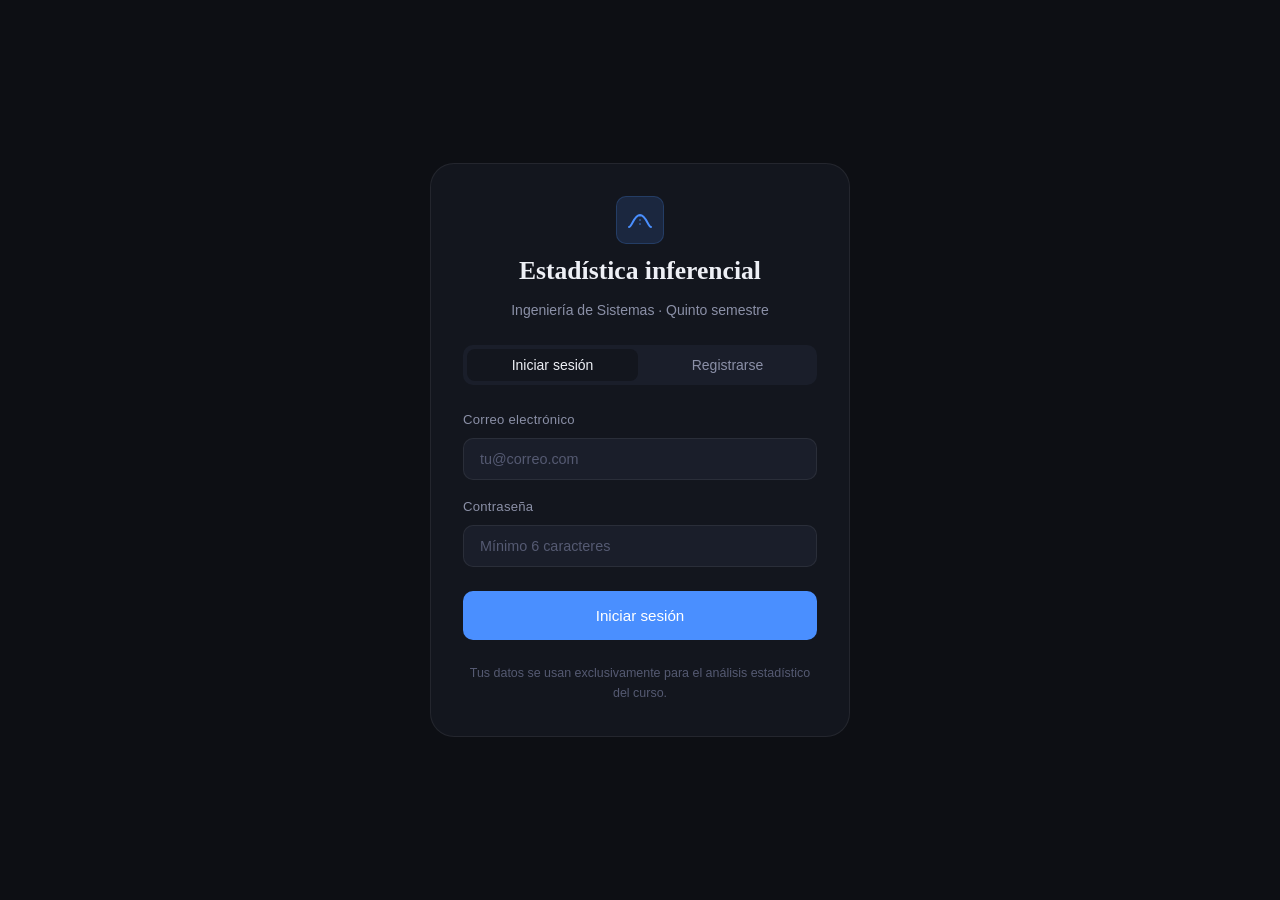
<file: index.html>
<!DOCTYPE html>
<html lang="es">

<head>
  <meta charset="UTF-8" />
  <meta name="viewport" content="width=device-width, initial-scale=1.0" />
  <title>Iniciar sesión — Estadística Inferencial</title>
  <link rel="stylesheet" href="css/global.css" />
  <link rel="stylesheet" href="css/index.css" />
</head>

<body>

  <!-- ── Card principal ──────────────────────────────────────── -->
  <div class="login-card">

    <!-- Cabecera: ícono + título -->
    <div class="login-card__header">
      <div class="login-card__icono">
        <!-- Ícono: distribución normal / campana -->
        <svg width="26" height="26" viewBox="0 0 26 26" fill="none" aria-hidden="true">
          <path d="M2 20 C5 20, 7 8, 13 8 C19 8, 21 20, 24 20" stroke="currentColor" stroke-width="2"
            stroke-linecap="round" />
          <line x1="13" y1="8" x2="13" y2="20" stroke="currentColor" stroke-width="1.5" stroke-dasharray="2 2"
            opacity="0.5" />
        </svg>
      </div>
      <h1 class="login-card__titulo">Estadística inferencial</h1>
      <p class="login-card__subtitulo">Ingeniería de Sistemas · Quinto semestre</p>
    </div>

    <!-- Toggle: cambia entre login y registro -->
    <div class="login-toggle">
      <button class="login-toggle__btn activo" id="btn-modo-login" onclick="cambiarModo('login')">
        Iniciar sesión
      </button>
      <button class="login-toggle__btn" id="btn-modo-registro" onclick="cambiarModo('registro')">
        Registrarse
      </button>
    </div>

    <!-- Campos del formulario -->
    <div class="login-campos">

      <!-- Campo nombre: solo visible en modo registro -->
      <div class="campo-grupo" id="campo-nombre" style="display:none;">
        <label for="input-nombre">Nombre completo</label>
        <input type="text" id="input-nombre" placeholder="Ej: Juan Pérez" autocomplete="name" />
      </div>

      <div class="campo-grupo" id="campo-grupo" style="display:none;">
        <label for="input-grupo">Grupo (opcional)</label>
        <input type="text" id="input-grupo" placeholder="Ej: Grupo 1" autocomplete="off" />
      </div>

      <!-- Email: siempre visible -->
      <div class="campo-grupo">
        <label for="input-email">Correo electrónico</label>
        <input type="email" id="input-email" placeholder="tu@correo.com" autocomplete="email" />
      </div>

      <!-- Contraseña: siempre visible -->
      <div class="campo-grupo">
        <label for="input-password">Contraseña</label>
        <input type="password" id="input-password" placeholder="Mínimo 6 caracteres" autocomplete="current-password" />
      </div>

    </div>

    <!-- Mensaje de error (auth.js lo muestra si algo falla) -->
    <div class="login-error" id="login-error"></div>

    <!-- Mensaje de éxito (auth.js lo muestra al registrarse) -->
    <div class="login-exito" id="login-exito"></div>

    <!-- Botón principal: su texto cambia según el modo -->
    <button class="btn btn--primary" id="btn-submit" onclick="submitFormulario()">
      Iniciar sesión
    </button>

    <!-- Footer informativo -->
    <p class="login-card__footer">
      Tus datos se usan exclusivamente para el análisis estadístico del curso.
    </p>

  </div>

  <!-- auth.js maneja toda la lógica de este formulario -->
  <script src="js/auth.js"></script>

</body>

</html>
</file>
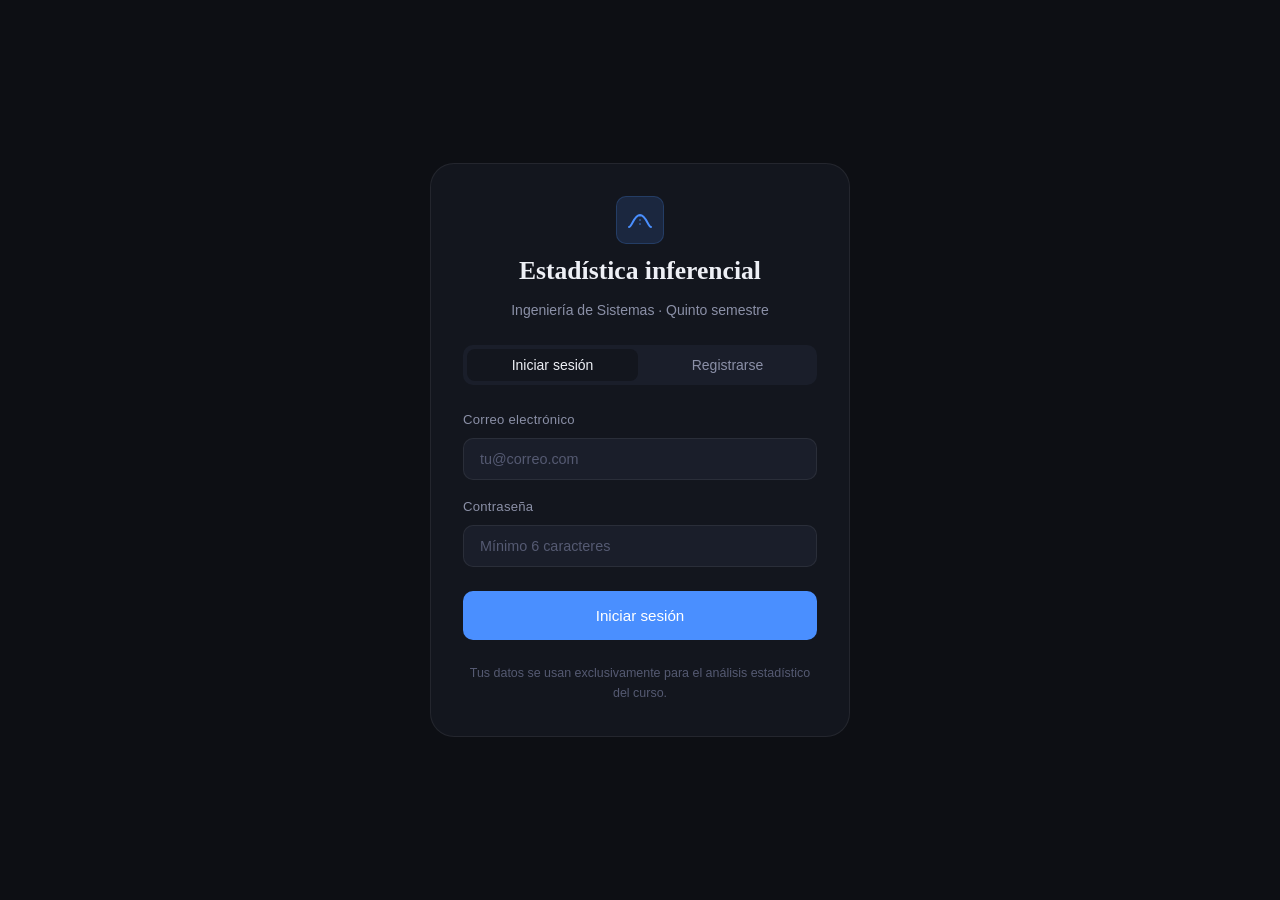
<file: html/analisis.html>
<!DOCTYPE html>
<html lang="es">
<head>
  <meta charset="UTF-8" />
  <meta name="viewport" content="width=device-width, initial-scale=1.0" />
  <title>Panel del Profesor — Estadística Inferencial</title>
  <link rel="stylesheet" href="../css/global.css" />
  <link rel="stylesheet" href="../css/componentes.css" />
  <link rel="stylesheet" href="../css/analisis.css" />
</head>
<body>

  <!-- ── Navbar ──────────────────────────────────────────────── -->
  <nav class="navbar">
    <span class="navbar__title">Panel del Profesor</span>
    <button onclick="cerrarSesion()" class="btn btn--ghost"
            style="margin-left:auto; font-size:0.85rem; padding:6px 14px;">
      Cerrar sesión
    </button>
  </nav>

  <main class="analisis-wrap">

    <!-- ── Métricas globales del curso ─────────────────────── -->
    <div class="globales" id="globales">
      <div class="metrica">
        <div class="metrica__label">Total ejercicios</div>
        <div class="metrica__valor" id="g-total">—</div>
      </div>
      <div class="metrica">
        <div class="metrica__label">Estudiantes activos</div>
        <div class="metrica__valor" id="g-estudiantes">—</div>
      </div>
      <div class="metrica">
        <div class="metrica__label">Precisión global</div>
        <div class="metrica__valor" id="g-precision">—</div>
      </div>
      <div class="metrica">
        <div class="metrica__label">Ejercicios hoy</div>
        <div class="metrica__valor" id="g-hoy">—</div>
      </div>
    </div>

    <!-- ── Selector de tipo de análisis ────────────────────── -->
    <div class="tipo-analisis">
      <button class="tipo-btn activo" id="btn-tipo-1" onclick="cambiarTipo(1)">
        <div class="tipo-btn__titulo">Análisis de un grupo</div>
        <div class="tipo-btn__desc">Prueba si un grupo aprende mejor que el azar</div>
      </button>
      <button class="tipo-btn" id="btn-tipo-2" onclick="cambiarTipo(2)">
        <div class="tipo-btn__titulo">Comparativa entre grupos</div>
        <div class="tipo-btn__desc">¿Hay diferencia significativa entre dos grupos?</div>
      </button>
    </div>

    <!-- ── Panel de configuración ──────────────────────────── -->
    <div class="config-panel">

      <!-- Selector grupo A (siempre visible) -->
      <div class="config-grupo">
        <label id="label-grupoA">Grupo</label>
        <select id="sel-grupoA">
          <option value="todos">Todos los grupos</option>
          <option value="grupo1">Grupo 1</option>
          <option value="grupo2">Grupo 2</option>
          <option value="grupo3">Grupo 3</option>
          <option value="grupo4">Grupo 4</option>
        </select>
      </div>

      <!-- Selector grupo B (solo visible en comparativa) -->
      <div class="config-grupo" id="config-grupoB" style="display:none;">
        <label>Grupo B</label>
        <select id="sel-grupoB">
          <option value="grupo1">Grupo 1</option>
          <option value="grupo2">Grupo 2</option>
          <option value="grupo3">Grupo 3</option>
          <option value="grupo4">Grupo 4</option>
        </select>
      </div>

      <!-- Filtro por tema -->
      <div class="config-grupo">
        <label>Tema</label>
        <select id="sel-tema">
          <option value="todos">Todos los temas</option>
          <option value="prueba_z">Prueba Z</option>
          <option value="intervalo_confianza">Intervalo de confianza</option>
        </select>
      </div>

      <button class="btn btn--primary" onclick="ejecutarAnalisis()">
        Analizar
      </button>

    </div>

    <!-- ── Resultado del análisis ──────────────────────────── -->
    <div class="resultado-panel">
      <p class="resultado-titulo" id="resultado-titulo">Configura los parámetros y haz clic en Analizar</p>
      <div id="resultado-contenido">
        <p class="analisis-aviso">El análisis aparecerá aquí.</p>
      </div>
    </div>

  </main>

  <script src="../js/auth.js"></script>
  <script src="../js/db.js"></script>
  <script src="../js/estadistica.js"></script>
  <script src="../js/curva.js"></script>
  <script src="../js/analisis.js"></script>

</body>
</html>
</file>
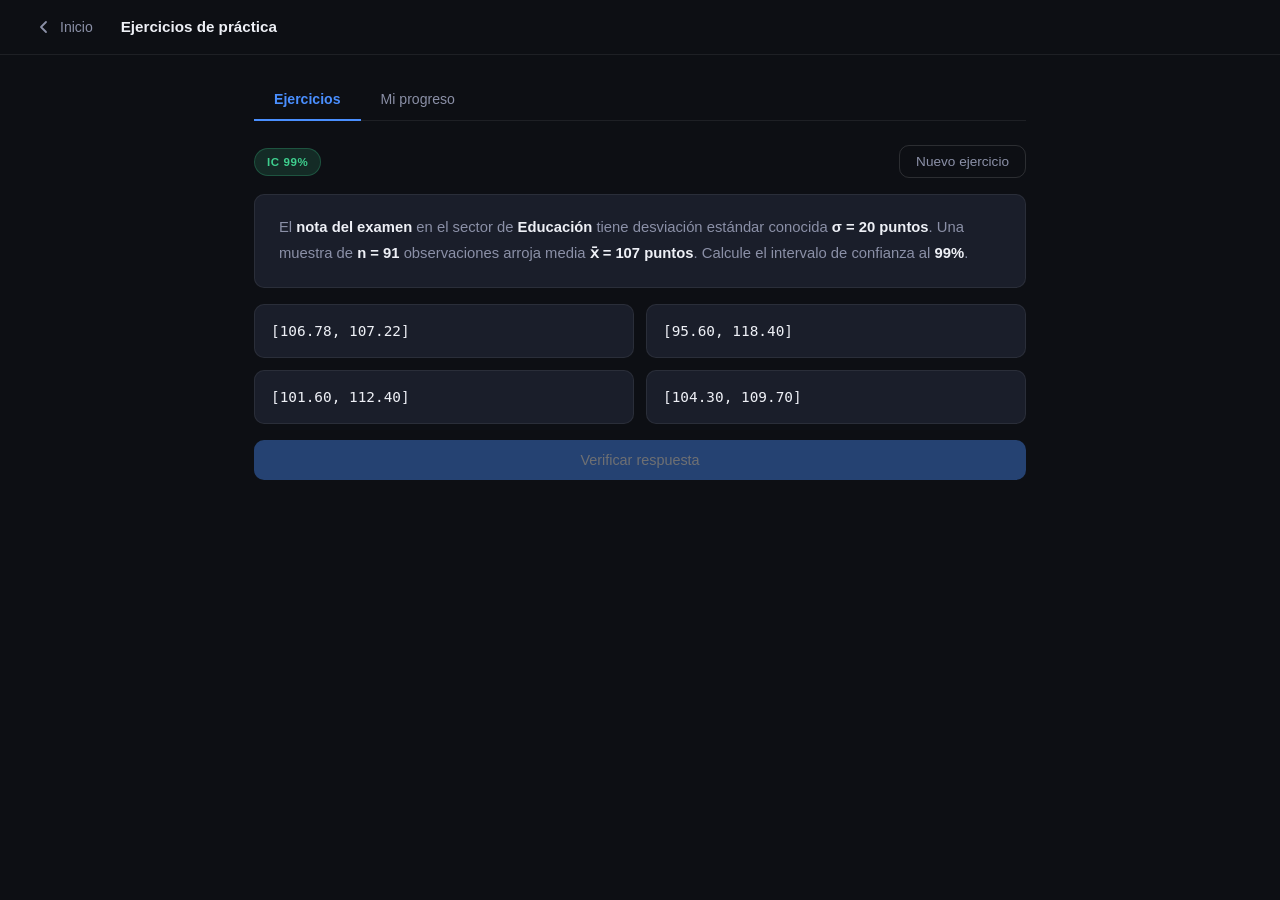
<file: html/ejercicios.html>
<!DOCTYPE html>
<html lang="es">
<head>
  <meta charset="UTF-8" />
  <meta name="viewport" content="width=device-width, initial-scale=1.0" />
  <title>Ejercicios — Estadística Inferencial</title>
  <link rel="stylesheet" href="../css/global.css" />
  <link rel="stylesheet" href="../css/componentes.css" />
  <link rel="stylesheet" href="../css/ejercicios.css" />
</head>
<body>
  <script>protegerPagina();</script>
  <!-- ── Navbar ──────────────────────────────────────────────── -->
  <nav class="navbar">
    <a href="inicio.html" class="navbar__back">
      <svg width="16" height="16" viewBox="0 0 16 16" fill="none" aria-hidden="true">
        <path d="M10 3L5 8l5 5" stroke="currentColor" stroke-width="1.8"
              stroke-linecap="round" stroke-linejoin="round"/>
      </svg>
      Inicio
    </a>
    <span class="navbar__title">Ejercicios de práctica</span>
  </nav>

  <!-- ── Contenido principal ─────────────────────────────────── -->
  <main class="ejercicios-wrap">

    <!-- ── Pestañas ────────────────────────────────────────────── -->
    <div class="tabs">
      <button class="tab activo" data-tab="ejercicios">Ejercicios</button>
      <button class="tab" data-tab="progreso">Mi progreso</button>
    </div>

    <!-- ══ PESTAÑA 1: Ejercicios ══════════════════════════════════ -->
    <div class="tab-panel activo" id="panel-ejercicios">

      <!-- Cabecera: badge del tipo + botón nuevo ejercicio -->
      <div class="ejercicio-header">
        <span class="badge badge--z" id="badge-tipo">Prueba Z</span>
        <button class="btn btn--ghost" id="btn-nuevo" style="font-size:0.85rem; padding:8px 16px;">
          Nuevo ejercicio
        </button>
      </div>

      <!-- Enunciado del problema -->
      <div class="enunciado" id="enunciado">
        Cargando ejercicio...
      </div>

      <!-- 4 opciones de respuesta en grilla 2x2 -->
      <div class="opciones" id="opciones" style="margin-top: 16px;">
        <button class="opcion" id="op-0"></button>
        <button class="opcion" id="op-1"></button>
        <button class="opcion" id="op-2"></button>
        <button class="opcion" id="op-3"></button>
      </div>

      <!-- Botones: verificar y nuevo -->
      <div class="ejercicio-acciones">
        <button class="btn btn--primary" id="btn-verificar" disabled>
          Verificar respuesta
        </button>
      </div>

      <!-- Feedback: correcto o incorrecto -->
      <div class="feedback" id="feedback"></div>

      <!-- Curva del ejercicio (aparece después de verificar) -->
      <div class="canvas-wrapper" id="curva-wrap" style="margin-top:20px; display:none;">
        <canvas id="curva-ejercicio"></canvas>
      </div>

      <!-- Pasos del procedimiento (aparecen después de verificar) -->
      <div class="pasos-wrap" id="pasos-wrap" style="display:none;">
        <p class="bloque__titulo" style="margin-bottom:12px;">Procedimiento paso a paso</p>
        <div class="pasos visible" id="pasos"></div>
      </div>

    </div>

    <!-- ══ PESTAÑA 2: Mi progreso ═════════════════════════════════ -->
    <div class="tab-panel" id="panel-progreso">

      <!-- Métricas globales: respondidos, correctos, precisión -->
      <div class="metricas progreso-metricas">
        <div class="metrica">
          <div class="metrica__label">Respondidos</div>
          <div class="metrica__valor" id="prog-total">0</div>
        </div>
        <div class="metrica">
          <div class="metrica__label">Correctos</div>
          <div class="metrica__valor" id="prog-correctos">0</div>
        </div>
        <div class="metrica">
          <div class="metrica__label">Precisión global</div>
          <div class="metrica__valor" id="prog-precision">—</div>
        </div>
        <div class="metrica">
          <div class="metrica__label">Último tema</div>
          <div class="metrica__valor" id="prog-tema">—</div>
        </div>
      </div>

      <!-- Barra de precisión visual -->
      <div style="margin-bottom: 24px;">
        <div style="display:flex; justify-content:space-between; margin-bottom:6px;">
          <span class="text-sm text-muted">Precisión global</span>
          <span class="text-sm font-mono" id="prog-precision-pct">0%</span>
        </div>
        <div class="barra-progreso">
          <div class="barra-progreso__fill" id="barra-fill" style="width:0%"></div>
        </div>
      </div>

      <!-- ── Análisis 1: Descriptivo ─────────────────────────── -->
      <div class="analisis-card">
        <p class="analisis-card__titulo">Análisis 1 — Descriptivo</p>
        <p class="analisis-card__pregunta">¿Cómo es tu rendimiento por tema?</p>
        <div id="analisis-1">
          <p class="analisis-aviso">Responde al menos 1 ejercicio para ver este análisis.</p>
        </div>
      </div>

      <!-- ── Análisis 2: Prueba de hipótesis del aprendizaje ─── -->
      <div class="analisis-card">
        <p class="analisis-card__titulo">Análisis 2 — Prueba de hipótesis</p>
        <p class="analisis-card__pregunta">¿Respondes mejor que el azar?</p>
        <p class="text-sm text-muted" style="margin-bottom:16px;">
          H₀: p = 0.50 (azar) · H₁: p > 0.50 (aprendizaje real) · α = 0.05
        </p>
        <div id="analisis-2">
          <p class="analisis-aviso">Responde al menos 10 ejercicios para que el análisis sea válido.</p>
        </div>
      </div>

      <!-- ── Análisis 3: Intervalo de confianza ─────────────── -->
      <div class="analisis-card">
        <p class="analisis-card__titulo">Análisis 3 — Intervalo de confianza</p>
        <p class="analisis-card__pregunta">¿Entre qué valores está tu verdadera precisión?</p>
        <div id="analisis-3">
          <p class="analisis-aviso">Responde al menos 10 ejercicios para ver este análisis.</p>
        </div>
      </div>

      <!-- ── Análisis 4: Comparación por tipo ───────────────── -->
      <div class="analisis-card">
        <p class="analisis-card__titulo">Análisis 4 — Comparación por tipo</p>
        <p class="analisis-card__pregunta">¿Hay diferencia entre tu rendimiento en Prueba Z vs Intervalos de confianza?</p>
        <div id="analisis-4">
          <p class="analisis-aviso">Responde al menos 8 ejercicios de cada tipo para activar este análisis.</p>
        </div>
      </div>

      <!-- ── Historial de ejercicios ─────────────────────────── -->
      <div class="analisis-card">
        <div style="display:flex; justify-content:space-between; align-items:center; margin-bottom:16px;">
          <p class="analisis-card__titulo" style="margin-bottom:0;">Historial reciente</p>
          <button id="btn-limpiar" class="btn btn--ghost" style="font-size:0.8rem; padding:6px 12px;">
            Limpiar
          </button>
        </div>
        <div class="historial" id="historial-lista">
          <p class="analisis-aviso">Sin ejercicios respondidos aún.</p>
        </div>
      </div>

    </div>
    <!-- fin panel-progreso -->

  </main>

  <!-- Scripts en orden: estadistica → curva → ejercicios -->
<script src="../js/estadistica.js"></script>
<script src="../js/curva.js"></script>
<script src="../js/auth.js"></script>
<script src="../js/db.js"></script>
<script src="../js/ejercicios.js"></script>


</body>
</html>
</file>
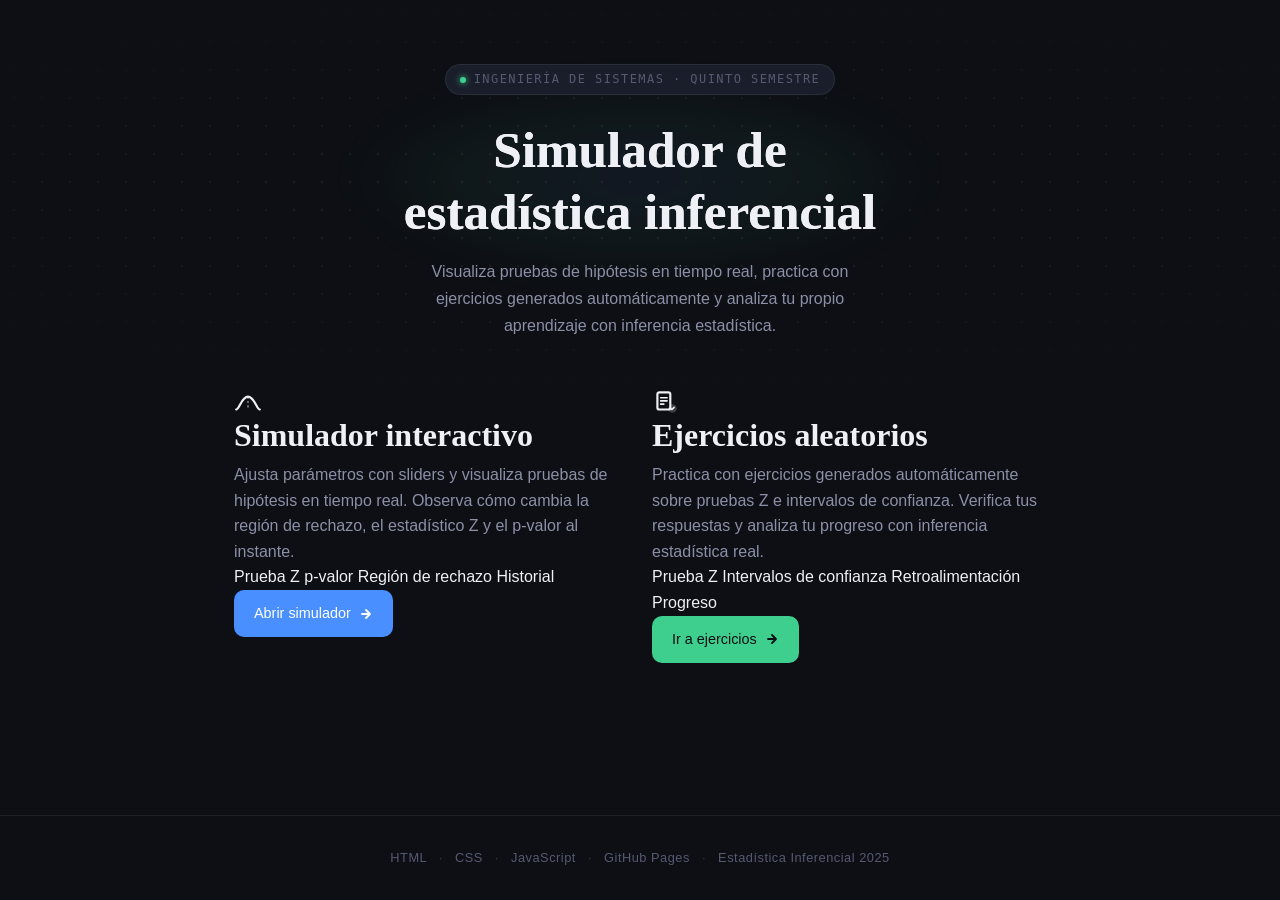
<file: html/inicio.html>
<!DOCTYPE html>
<html lang="es">
<head>
  <meta charset="UTF-8" />
  <meta name="viewport" content="width=device-width, initial-scale=1.0" />   <!--Para que se adapte a la escala de un telefono -->

  <title>Simulador de Estadística Inferencial</title>
  <meta name="description" content="Simulador interactivo de pruebas de hipótesis y
   generador de ejercicios. Proyecto de estadística inferencial — Ingeniería de Sistemas." /> <!--para navegadores -->
  <link rel="stylesheet" href="../css/global.css" />
    <link rel="stylesheet" href="../css/inicio.css" />

</head>
<body>
  <script>protegerPagina();</script>
  <!-- ── Hero ──────────────────────────────────────────────── -->
  <section class="hero">
    <div class="hero__etiqueta">
      Ingeniería de Sistemas · Quinto semestre
    </div>

    <h1 class="hero__titulo">
      Simulador de<br>estadística inferencial
    </h1>

    <p class="hero__subtitulo">
      Visualiza pruebas de hipótesis en tiempo real,
      practica con ejercicios generados automáticamente
      y analiza tu propio aprendizaje con inferencia estadística.
    </p>
  </section>

  <!-- ── Cards ─────────────────────────────────────────────── -->
  <main class="cards-grid">

    <!-- Card 1: Simulador -->
    <article class="card card--azul">
      <div class="card__deco"></div>

      <div class="card__icon">
        <!-- Ícono: distribución normal / campana -->
        <svg viewBox="0 0 26 26" fill="none" xmlns="http://www.w3.org/2000/svg" aria-hidden="true">
          <path
            d="M2 20 C5 20, 7 8, 13 8 C19 8, 21 20, 24 20"
            stroke="currentColor" stroke-width="2"
            stroke-linecap="round" fill="none"
          />
          <line x1="13" y1="8" x2="13" y2="20" stroke="currentColor" stroke-width="1.5" stroke-dasharray="2 2" opacity="0.5"/>
        </svg>
      </div>

      <div class="card__meta">
        <h2 class="card__title">Simulador interactivo</h2>
        <p class="card__desc">
          Ajusta parámetros con sliders y visualiza pruebas de hipótesis
          en tiempo real. Observa cómo cambia la región de rechazo,
          el estadístico Z y el p-valor al instante.
        </p>
      </div>

      <div class="card__tags">
        <span class="tag">Prueba Z</span>
        <span class="tag">p-valor</span>
        <span class="tag">Región de rechazo</span>
        <span class="tag">Historial</span>
      </div>

      <div class="card__btn">
        <a href="../html/simulador.html" class="btn btn--primary">
          Abrir simulador
          <svg width="14" height="14" viewBox="0 0 14 14" fill="none" aria-hidden="true">
            <path d="M3 7h8M7 3l4 4-4 4" stroke="currentColor" stroke-width="1.8" stroke-linecap="round" stroke-linejoin="round"/>
          </svg>
        </a>
      </div>
    </article>

    <!-- Card 2: Ejercicios -->
    <article class="card card--verde">
      <div class="card__deco"></div>

      <div class="card__icon">
        <!-- Ícono: lápiz / ejercicio -->
        <svg viewBox="0 0 26 26" fill="none" xmlns="http://www.w3.org/2000/svg" aria-hidden="true">
          <rect x="5" y="4" width="12" height="16" rx="2"
            stroke="currentColor" stroke-width="2" fill="none"/>
          <line x1="8" y1="9"  x2="14" y2="9"  stroke="currentColor" stroke-width="1.5" stroke-linecap="round"/>
          <line x1="8" y1="12" x2="14" y2="12" stroke="currentColor" stroke-width="1.5" stroke-linecap="round"/>
          <line x1="8" y1="15" x2="11" y2="15" stroke="currentColor" stroke-width="1.5" stroke-linecap="round"/>
          <circle cx="19" cy="19" r="4" fill="currentColor" opacity="0.2"/>
          <path d="M17.5 19l1 1 2-2" stroke="currentColor" stroke-width="1.5" stroke-linecap="round" stroke-linejoin="round"/>
        </svg>
      </div>

      <div class="card__meta">
        <h2 class="card__title">Ejercicios aleatorios</h2>
        <p class="card__desc">
          Practica con ejercicios generados automáticamente sobre
          pruebas Z e intervalos de confianza. Verifica tus respuestas
          y analiza tu progreso con inferencia estadística real.
        </p>
      </div>

      <div class="card__tags">
        <span class="tag">Prueba Z</span>
        <span class="tag">Intervalos de confianza</span>
        <span class="tag">Retroalimentación</span>
        <span class="tag">Progreso</span>
      </div>

      <div class="card__btn">
        <a href="../html/ejercicios.html" class="btn btn--success">
          Ir a ejercicios
          <svg width="14" height="14" viewBox="0 0 14 14" fill="none" aria-hidden="true">
            <path d="M3 7h8M7 3l4 4-4 4" stroke="currentColor" stroke-width="1.8" stroke-linecap="round" stroke-linejoin="round"/>
          </svg>
        </a>
      </div>
    </article>

  </main>

  <!-- ── Footer ────────────────────────────────────────────── -->
  <footer class="footer">
    HTML <span>·</span> CSS <span>·</span> JavaScript
    <span>·</span> GitHub Pages
    <span>·</span> Estadística Inferencial 2025
  </footer>

</body>
</html>
</file>
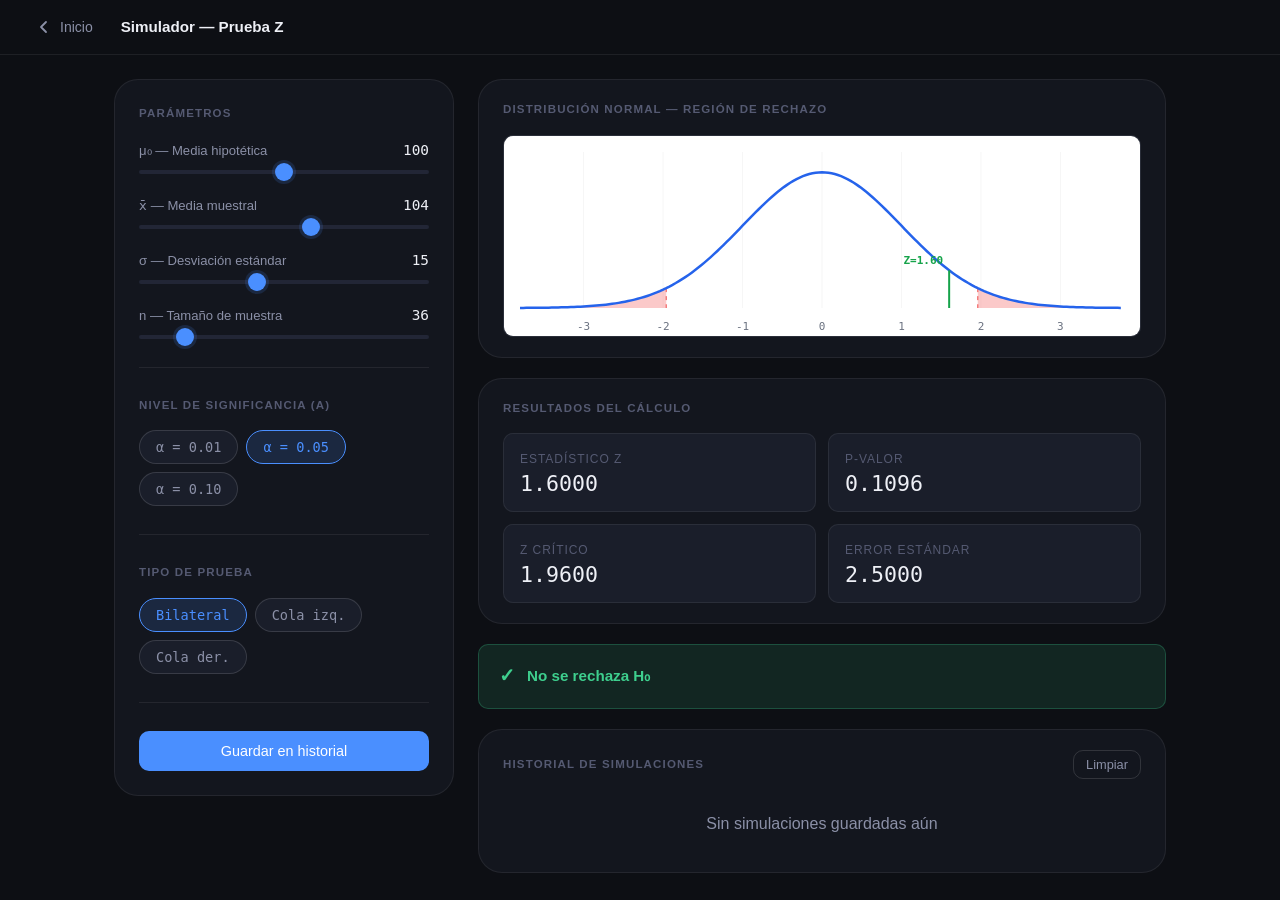
<file: html/simulador.html>
<!DOCTYPE html>
<html lang="es">

<head>
  <meta charset="UTF-8" />
  <meta name="viewport" content="width=device-width, initial-scale=1.0" />
  <title>Simulador — Prueba Z</title>
  <link rel="stylesheet" href="../css/global.css" />
  <link rel="stylesheet" href="../css/componentes.css" />
  <link rel="stylesheet" href="../css/simulador.css" />
</head>

<body>
  <script>protegerPagina();</script>
  <!-- ── Navbar ──────────────────────────────────────────── -->
  <nav class="navbar">
    <a href="inicio.html" class="navbar__back">
      <svg width="16" height="16" viewBox="0 0 16 16" fill="none" aria-hidden="true">
        <path d="M10 3L5 8l5 5" stroke="currentColor" stroke-width="1.8" stroke-linecap="round"
          stroke-linejoin="round" />
      </svg>
      Inicio
    </a>
    <span class="navbar__title">Simulador — Prueba Z</span>
  </nav>

  <!-- ── Grid principal ──────────────────────────────────── -->
  <main class="simulador-grid">

    <!-- ══ COLUMNA IZQUIERDA: controles ══════════════════════ -->
    <aside class="panel-controles">

      <!-- Sliders de parámetros -->
      <div>
        <p class="bloque__titulo">Parámetros</p>

        <div style="display:flex; flex-direction:column; gap:20px;">

          <!-- μ₀: media hipotética -->
          <div class="slider-group">
            <div class="slider-header">
              <span class="slider-label">μ₀ — Media hipotética</span>
              <span class="slider-valor" id="v-mu0">100</span>
            </div>
            <input type="range" id="sl-mu0" min="80" max="120" value="100" step="1" />
          </div>

          <!-- x̄: media muestral -->
          <div class="slider-group">
            <div class="slider-header">
              <span class="slider-label">x̄ — Media muestral</span>
              <span class="slider-valor" id="v-xbar">104</span>
            </div>
            <input type="range" id="sl-xbar" min="80" max="120" value="104" step="1" />
          </div>

          <!-- σ: desviación estándar -->
          <div class="slider-group">
            <div class="slider-header">
              <span class="slider-label">σ — Desviación estándar</span>
              <span class="slider-valor" id="v-sigma">15</span>
            </div>
            <input type="range" id="sl-sigma" min="5" max="30" value="15" step="1" />
          </div>

          <!-- n: tamaño de muestra -->
          <div class="slider-group">
            <div class="slider-header">
              <span class="slider-label">n — Tamaño de muestra</span>
              <span class="slider-valor" id="v-n">36</span>
            </div>
            <input type="range" id="sl-n" min="10" max="200" value="36" step="1" />
          </div>

        </div>
      </div>

      <div class="separador"></div>

      <!-- Alpha: nivel de significancia -->
      <div>
        <p class="bloque__titulo">Nivel de significancia (α)</p>
        <div class="pills">
          <button class="pill pill-alpha" data-val="0.01">α = 0.01</button>
          <button class="pill pill-alpha activo" data-val="0.05">α = 0.05</button>
          <button class="pill pill-alpha" data-val="0.10">α = 0.10</button>
        </div>
      </div>

      <div class="separador"></div>

      <!-- Tipo de prueba -->
      <div>
        <p class="bloque__titulo">Tipo de prueba</p>
        <div class="pills">
          <button class="pill pill-tail activo" data-val="bilateral">Bilateral</button>
          <button class="pill pill-tail" data-val="izquierda">Cola izq.</button>
          <button class="pill pill-tail" data-val="derecha">Cola der.</button>
        </div>
      </div>

      <div class="separador"></div>

      <!-- Botones de acción -->
      <div class="btn-guardar-wrap">
        <button id="btn-guardar" class="btn btn--primary">
          Guardar en historial
        </button>
      </div>

    </aside>

    <!-- ══ COLUMNA DERECHA: resultados ═══════════════════════ -->
    <section class="panel-resultados">

      <!-- Curva normal -->
      <div class="bloque">
        <p class="bloque__titulo">Distribución normal — Región de rechazo</p>
        <div class="canvas-wrapper">
          <canvas id="curva-canvas" height="200"></canvas>
        </div>
      </div>

      <!-- Métricas -->
      <div class="bloque">
        <p class="bloque__titulo">Resultados del cálculo</p>
        <div class="metricas">
          <div class="metrica">
            <div class="metrica__label">Estadístico Z</div>
            <div class="metrica__valor" id="m-z">—</div>
          </div>
          <div class="metrica">
            <div class="metrica__label">p-valor</div>
            <div class="metrica__valor" id="m-pval">—</div>
          </div>
          <div class="metrica">
            <div class="metrica__label">Z crítico</div>
            <div class="metrica__valor" id="m-zc">—</div>
          </div>
          <div class="metrica">
            <div class="metrica__label">Error estándar</div>
            <div class="metrica__valor" id="m-se">—</div>
          </div>
        </div>
      </div>

      <!-- Veredicto -->
      <div id="veredicto" class="veredicto veredicto--neutro">
        <span class="veredicto__icono" id="veredicto-icono">◦</span>
        <span id="veredicto-texto">Ajusta los parámetros para ver el resultado</span>
      </div>

      <!-- Historial -->
      <div class="bloque">
        <div style="display:flex; justify-content:space-between; align-items:center; margin-bottom:16px;">
          <p class="bloque__titulo" style="margin-bottom:0">Historial de simulaciones</p>
          <button id="btn-limpiar" class="btn btn--ghost" style="font-size:0.8rem; padding:6px 12px;">
            Limpiar
          </button>
        </div>
        <div class="historial" id="historial-lista">
          <!-- Se llena con simulador.js -->
        </div>
      </div>

    </section>

  </main>

  <!-- Scripts — orden importa: estadistica → curva → simulador -->
  <script src="../js/estadistica.js"></script>
  <script src="../js/curva.js"></script>
  <script src="../js/simulador.js"></script>

</body>

</html>
</file>
<file: css/global.css>
:root {
  --bg-base:        #0d0f14;
  --bg-surface:     #13161e;
  --bg-elevated:    #1a1e2a;
  --bg-overlay:     #222636;

  --border-subtle:  rgba(255,255,255,0.07);
  --border-mid:     rgba(255,255,255,0.13);

  --text-primary:   #eef0f6;
  --text-secondary: #8b90a7;
  --text-muted:     #555a72;
  --text-inverse:   #0d0f14;

  --azul:           #4a8fff;
  --azul-dim:       rgba(74,143,255,0.15);
  --azul-hover:     #6aa3ff;

  --verde:          #3ecf8e;
  --verde-dim:      rgba(62,207,142,0.15);
  --verde-hover:    #5dd9a3;

  --acepta:         #3ecf8e;
  --acepta-bg:      rgba(62,207,142,0.12);
  --rechaza:        #f26565;
  --rechaza-bg:     rgba(242,101,101,0.12);
  --neutro-bg:      rgba(139,144,167,0.1);

  --font-display:   'DM Serif Display', Georgia, serif;
  --font-body:      'DM Sans', sans-serif;
  --font-mono:      'DM Mono', monospace;

  --sp-1:  4px;
  --sp-2:  8px;
  --sp-3:  12px;
  --sp-4:  16px;
  --sp-5:  20px;
  --sp-6:  24px;
  --sp-8:  32px;
  --sp-10: 40px;
  --sp-12: 48px;
  --sp-16: 64px;

  --r-sm:  6px;
  --r-md:  10px;
  --r-lg:  16px;
  --r-xl:  24px;

  --shadow-lg:  0 8px 32px rgba(0,0,0,0.55);

  --t: 0.18s ease;
}

*, *::before, *::after {
  box-sizing: border-box;
  margin: 0;
  padding: 0;
}

html {
  -webkit-font-smoothing: antialiased;
  scroll-behavior: smooth;
}

body {
  background-color: var(--bg-base);
  color: var(--text-primary);
  font-family: var(--font-body);
  font-size: 1rem;
  line-height: 1.6;
  min-height: 100vh;
}

img, svg { display: block; max-width: 100%; }
a { color: inherit; text-decoration: none; }
button { cursor: pointer; border: none; background: none; font-family: inherit; }
ul, ol { list-style: none; }

h1, h2, h3, h4 {
  font-family: var(--font-display);
  line-height: 1.2;
}

h1 { font-size: clamp(2rem, 5vw, 3.2rem); }
h2 { font-size: clamp(1.4rem, 3vw, 2rem); }
h3 { font-size: 1.2rem; }

p { color: var(--text-secondary); }

/* Navbar */
.navbar {
  position: sticky;
  top: 0;
  z-index: 100;
  background: var(--bg-base);
  border-bottom: 1px solid var(--border-subtle);
  padding: var(--sp-3) var(--sp-6);
  display: flex;
  align-items: center;
  gap: var(--sp-4);
  backdrop-filter: blur(12px);
}

.navbar__back {
  display: flex;
  align-items: center;
  gap: var(--sp-2);
  color: var(--text-secondary);
  font-size: 0.875rem;
  font-weight: 500;
  padding: var(--sp-1) var(--sp-3);
  border-radius: var(--r-sm);
  transition: color var(--t), background var(--t);
}

.navbar__back:hover {
  color: var(--text-primary);
  background: var(--bg-elevated);
}

.navbar__back svg {
  width: 16px;
  height: 16px;
  display: inline-block;
}

.navbar__title {
  font-size: 0.95rem;
  font-weight: 600;
  color: var(--text-primary);
}

/* Layout */
.container {
  width: 100%;
  max-width: 1100px;
  margin: 0 auto;
  padding: 0 var(--sp-6);
}

.container--narrow {
  max-width: 760px;
}

/* Botones */
.btn {
  display: inline-flex;
  align-items: center;
  justify-content: center;
  gap: var(--sp-2);
  padding: var(--sp-3) var(--sp-5);
  border-radius: var(--r-md);
  font-family: var(--font-body);
  font-size: 0.9rem;
  font-weight: 500;
  transition: all var(--t);
  white-space: nowrap;
}

.btn--primary {
  background: var(--azul);
  color: #fff;
}
.btn--primary:hover {
  background: var(--azul-hover);
  box-shadow: 0 0 20px rgba(74,143,255,0.35);
}

.btn--success {
  background: var(--verde);
  color: var(--text-inverse);
}
.btn--success:hover {
  background: var(--verde-hover);
  box-shadow: 0 0 20px rgba(62,207,142,0.35);
}

.btn--ghost {
  background: transparent;
  color: var(--text-secondary);
  border: 1px solid var(--border-mid);
}
.btn--ghost:hover {
  color: var(--text-primary);
  background: var(--bg-elevated);
}

.btn:disabled {
  opacity: 0.4;
  cursor: not-allowed;
  pointer-events: none;
}

/* Range */
input[type="range"] {
  -webkit-appearance: none;
  appearance: none;
  width: 100%;
  height: 4px;
  background: var(--bg-overlay);
  border-radius: 99px;
  outline: none;
  cursor: pointer;
}

input[type="range"]::-webkit-slider-thumb {
  -webkit-appearance: none;
  appearance: none;
  width: 18px;
  height: 18px;
  background: var(--azul);
  border-radius: 50%;
  box-shadow: 0 0 0 3px var(--azul-dim);
  transition: box-shadow var(--t);
}

input[type="range"]::-webkit-slider-thumb:hover {
  box-shadow: 0 0 0 5px var(--azul-dim);
}

input[type="range"]::-moz-range-thumb {
  width: 18px;
  height: 18px;
  background: var(--azul);
  border-radius: 50%;
  border: none;
  box-shadow: 0 0 0 3px var(--azul-dim);
}

/* Divisor */
.divider {
  height: 1px;
  background: var(--border-subtle);
  margin: var(--sp-6) 0;
}

/* Footer */
.footer {
  text-align: center;
  padding: var(--sp-8) var(--sp-6);
  color: var(--text-muted);
  font-size: 0.8rem;
  letter-spacing: 0.04em;
  border-top: 1px solid var(--border-subtle);
  margin-top: auto;
}

.footer span {
  opacity: 0.5;
  margin: 0 var(--sp-2);
}
</file>
<file: css/index.css>
/* ============================================================
   login.css — Estilos exclusivos de login.html
   Reutiliza variables y botones de global.css
   ============================================================ */

/* ── Layout: centrado vertical y horizontal ───────────────── */
body {
  display: flex;
  flex-direction: column;
  align-items: center;
  justify-content: center;
  min-height: 100vh;
  padding: var(--sp-6);
}

/* ── Card del formulario ──────────────────────────────────── */
.login-card {
  width: 100%;
  max-width: 420px;
  background: var(--bg-surface);
  border: 1px solid var(--border-subtle);
  border-radius: var(--r-xl);
  padding: var(--sp-8);
  display: flex;
  flex-direction: column;
  gap: var(--sp-6);
}

/* ── Cabecera de la card: logo + título ───────────────────── */
.login-card__header {
  text-align: center;
  display: flex;
  flex-direction: column;
  align-items: center;
  gap: var(--sp-3);
}

/* Ícono decorativo arriba del título */
.login-card__icono {
  width: 48px;
  height: 48px;
  background: var(--azul-dim);
  border: 1px solid rgba(74,143,255,0.2);
  border-radius: var(--r-md);
  display: flex;
  align-items: center;
  justify-content: center;
  color: var(--azul);
}

.login-card__titulo {
  font-family: var(--font-display);
  font-size: 1.6rem;
  color: var(--text-primary);
}

.login-card__subtitulo {
  font-size: 0.875rem;
  color: var(--text-secondary);
  margin: 0;
}

/* ── Toggle: Iniciar sesión / Registrarse ─────────────────── */
.login-toggle {
  display: flex;
  background: var(--bg-elevated);
  border-radius: var(--r-md);
  padding: 4px;
  gap: 4px;
}

.login-toggle__btn {
  flex: 1;
  padding: var(--sp-2) var(--sp-3);
  border-radius: calc(var(--r-md) - 2px);
  font-size: 0.875rem;
  font-weight: 500;
  color: var(--text-secondary);
  transition: all var(--t);
  text-align: center;
}

/* Estado activo del toggle */
.login-toggle__btn.activo {
  background: var(--bg-surface);
  color: var(--text-primary);
  box-shadow: var(--shadow-sm);
}

/* ── Campos del formulario ────────────────────────────────── */
.login-campos {
  display: flex;
  flex-direction: column;
  gap: var(--sp-4);
}

/* Grupo: label + input */
.campo-grupo {
  display: flex;
  flex-direction: column;
  gap: var(--sp-2);
}

.campo-grupo label {
  font-size: 0.82rem;
  font-weight: 500;
  color: var(--text-secondary);
  letter-spacing: 0.02em;
}

/* Input de texto estilizado con el sistema de diseño */
.campo-grupo input {
  width: 100%;
  background: var(--bg-elevated);
  border: 1px solid var(--border-subtle);
  border-radius: var(--r-md);
  padding: var(--sp-3) var(--sp-4);
  font-family: var(--font-body);
  font-size: 0.9rem;
  color: var(--text-primary);
  outline: none;
  transition: border-color var(--t), box-shadow var(--t);
}

/* Efecto focus: borde azul + sombra sutil */
.campo-grupo input:focus {
  border-color: var(--azul);
  box-shadow: 0 0 0 3px var(--azul-dim);
}

.campo-grupo input::placeholder {
  color: var(--text-muted);
}

/* ── Mensaje de error ─────────────────────────────────────── */
.login-error {
  font-size: 0.85rem;
  color: var(--rechaza);
  background: var(--rechaza-bg);
  border: 1px solid rgba(242,101,101,0.2);
  border-radius: var(--r-md);
  padding: var(--sp-3) var(--sp-4);
  display: none; /* oculto por defecto, auth.js lo muestra */
  text-align: center;
}

.login-error.visible {
  display: block;
}

/* ── Mensaje de éxito ─────────────────────────────────────── */
.login-exito {
  font-size: 0.85rem;
  color: var(--acepta);
  background: var(--acepta-bg);
  border: 1px solid rgba(62,207,142,0.2);
  border-radius: var(--r-md);
  padding: var(--sp-3) var(--sp-4);
  display: none;
  text-align: center;
}

.login-exito.visible {
  display: block;
}

/* ── Botón principal del formulario ───────────────────────── */
.login-card .btn {
  width: 100%;
  padding: var(--sp-4);
  font-size: 0.95rem;
}

/* Estado cargando: deshabilita el botón y muestra puntos */
.login-card .btn.cargando {
  opacity: 0.7;
  cursor: not-allowed;
  pointer-events: none;
}

/* ── Footer de la card ────────────────────────────────────── */
.login-card__footer {
  text-align: center;
  font-size: 0.78rem;
  color: var(--text-muted);
}

/* ── Responsive: en pantallas muy pequeñas quita padding ──── */
@media (max-width: 480px) {
  .login-card {
    padding: var(--sp-6);
  }
}
</file>
<file: css/componentes.css>
/* ── Cards ───────────────────────────────────────────────── */
.card {
    background: var(--bg-surface);
    border: 1px solid var(--border-subtle);
    border-radius: var(--r-xl);
    padding: var(--sp-8);
    display: flex;
    flex-direction: column;
    gap: var(--sp-5);
    position: relative;
    overflow: hidden;
}

.card:hover {
    border-color: var(--border-mid);
}

.card--azul .card__deco {
    position: absolute;
    top: 0;
    left: var(--sp-8);
    right: var(--sp-8);
    height: 1px;
    background: linear-gradient(90deg, transparent, var(--azul), transparent);
    opacity: 0.5;
}

.card--verde .card__deco {
    position: absolute;
    top: 0;
    left: var(--sp-8);
    right: var(--sp-8);
    height: 1px;
    background: linear-gradient(90deg, transparent, var(--verde), transparent);
    opacity: 0.5;
}

.card__icon {
    width: 52px;
    height: 52px;
    border-radius: var(--r-md);
    display: flex;
    align-items: center;
    justify-content: center;
}

.card--azul .card__icon {
    background: var(--azul-dim);
    color: var(--azul);
}

.card--verde .card__icon {
    background: var(--verde-dim);
    color: var(--verde);
}

.card__title {
    font-family: var(--font-display);
    font-size: 1.4rem;
    color: var(--text-primary);
}

.card__desc {
    font-size: 0.925rem;
    color: var(--text-secondary);
    line-height: 1.65;
}

.card__tags {
    display: flex;
    flex-wrap: wrap;
    gap: var(--sp-2);
}

.tag {
    font-size: 0.75rem;
    font-weight: 500;
    padding: 3px 10px;
    border-radius: 99px;
}

.card--azul .tag {
    background: var(--azul-dim);
    color: var(--azul);
    border: 1px solid rgba(74, 143, 255, 0.2);
}

.card--verde .tag {
    background: var(--verde-dim);
    color: var(--verde);
    border: 1px solid rgba(62, 207, 142, 0.2);
}

.card__btn {
    margin-top: auto;
    padding-top: var(--sp-4);
}

.card__btn .btn {
    width: 100%;
}

/* ── Badges ──────────────────────────────────────────────── */
.badge {
    display: inline-flex;
    align-items: center;
    font-size: 0.72rem;
    font-weight: 600;
    padding: 4px 12px;
    border-radius: 99px;
    letter-spacing: 0.05em;
    text-transform: uppercase;
}

.badge--z {
    background: var(--azul-dim);
    color: var(--azul);
    border: 1px solid rgba(74, 143, 255, 0.25);
}

.badge--ic {
    background: var(--verde-dim);
    color: var(--verde);
    border: 1px solid rgba(62, 207, 142, 0.25);
}

/* ── Pills ───────────────────────────────────────────────── */
.pills {
    display: flex;
    gap: var(--sp-2);
    flex-wrap: wrap;
}

.pill {
    padding: var(--sp-2) var(--sp-4);
    border-radius: 99px;
    font-size: 0.85rem;
    font-weight: 500;
    font-family: var(--font-mono);
    border: 1px solid var(--border-mid);
    color: var(--text-secondary);
    background: var(--bg-elevated);
    cursor: pointer;
}

.pill:hover,
.pill.activo {
    border-color: var(--azul);
    color: var(--azul);
    background: var(--azul-dim);
}

/* ── Métricas ────────────────────────────────────────────── */
.metricas {
    display: grid;
    grid-template-columns: repeat(2, 1fr);
    gap: var(--sp-3);
}

.metrica {
    background: var(--bg-elevated);
    border: 1px solid var(--border-subtle);
    border-radius: var(--r-md);
    padding: var(--sp-4);
}

.metrica__label {
    font-size: 0.75rem;
    text-transform: uppercase;
    letter-spacing: 0.08em;
    color: var(--text-muted);
    font-weight: 500;
    margin-bottom: var(--sp-1);
}

.metrica__valor {
    font-family: var(--font-mono);
    font-size: 1.35rem;
    font-weight: 500;
    color: var(--text-primary);
    line-height: 1;
}

/* ── Veredicto ───────────────────────────────────────────── */
.veredicto {
    padding: var(--sp-4) var(--sp-5);
    border-radius: var(--r-md);
    display: flex;
    align-items: center;
    gap: var(--sp-3);
    font-weight: 600;
    font-size: 0.95rem;
}

.veredicto--acepta {
    background: var(--acepta-bg);
    border: 1px solid rgba(62, 207, 142, 0.25);
    color: var(--acepta);
}

.veredicto--rechaza {
    background: var(--rechaza-bg);
    border: 1px solid rgba(242, 101, 101, 0.25);
    color: var(--rechaza);
}

.veredicto--neutro {
    background: var(--neutro-bg);
    border: 1px solid var(--border-subtle);
    color: var(--text-secondary);
}

.veredicto__icono {
    font-size: 1.2rem;
    flex-shrink: 0;
}

/* ── Opciones ────────────────────────────────────────────── */
.opciones {
    display: grid;
    grid-template-columns: 1fr 1fr;
    gap: var(--sp-3);
}

.opcion {
    background: var(--bg-elevated);
    border: 1px solid var(--border-subtle);
    border-radius: var(--r-md);
    padding: var(--sp-4);
    font-family: var(--font-mono);
    font-size: 0.9rem;
    color: var(--text-primary);
    text-align: left;
    cursor: pointer;
    line-height: 1.4;
}

.opcion:hover:not(:disabled) {
    border-color: var(--azul);
    background: var(--azul-dim);
    color: var(--azul);
}

.opcion.seleccionada {
    border-color: var(--azul);
    background: var(--azul-dim);
    color: var(--azul);
}

.opcion.correcta {
    border-color: var(--acepta);
    background: var(--acepta-bg);
    color: var(--acepta);
}

.opcion.incorrecta {
    border-color: var(--rechaza);
    background: var(--rechaza-bg);
    color: var(--rechaza);
}

.opcion:disabled {
    cursor: not-allowed;
}

/* ── Feedback ────────────────────────────────────────────── */
.feedback {
    padding: var(--sp-4) var(--sp-5);
    border-radius: var(--r-md);
    font-size: 0.9rem;
    line-height: 1.6;
    display: none;
}

.feedback.visible {
    display: block;
}

.feedback--correcto {
    background: var(--acepta-bg);
    border: 1px solid rgba(62, 207, 142, 0.25);
    color: var(--acepta);
}

.feedback--incorrecto {
    background: var(--rechaza-bg);
    border: 1px solid rgba(242, 101, 101, 0.25);
    color: var(--rechaza);
}

/* ── Pasos ───────────────────────────────────────────────── */
.pasos {
    display: none;
    flex-direction: column;
    gap: var(--sp-3);
}

.pasos.visible {
    display: flex;
}

.paso {
    display: flex;
    gap: var(--sp-4);
    align-items: flex-start;
}

.paso__num {
    width: 24px;
    height: 24px;
    background: var(--azul-dim);
    border: 1px solid rgba(74, 143, 255, 0.3);
    color: var(--azul);
    border-radius: 50%;
    display: flex;
    align-items: center;
    justify-content: center;
    font-size: 0.7rem;
    font-weight: 700;
    flex-shrink: 0;
    font-family: var(--font-mono);
}

.paso__label {
    font-size: 0.78rem;
    text-transform: uppercase;
    letter-spacing: 0.07em;
    color: var(--text-muted);
    font-weight: 600;
    margin-bottom: 2px;
}

.paso__formula {
    font-family: var(--font-mono);
    font-size: 0.88rem;
    color: var(--text-secondary);
}

.paso__valor {
    font-family: var(--font-mono);
    font-size: 0.95rem;
    color: var(--text-primary);
    font-weight: 500;
}

/* ── Historial ───────────────────────────────────────────── */
.historial {
    display: flex;
    flex-direction: column;
    gap: var(--sp-2);
}

.historial__item {
    background: var(--bg-elevated);
    border: 1px solid var(--border-subtle);
    border-radius: var(--r-md);
    padding: var(--sp-3) var(--sp-4);
    display: flex;
    align-items: center;
    justify-content: space-between;
    gap: var(--sp-3);
}

.historial__fecha {
    color: var(--text-muted);
    font-family: var(--font-mono);
    font-size: 0.72rem;
    white-space: nowrap;
}

.historial__params {
    color: var(--text-secondary);
    font-family: var(--font-mono);
    font-size: 0.78rem;
    flex: 1;
}

.historial__decision {
    font-weight: 600;
    font-size: 0.75rem;
    white-space: nowrap;
}

.historial__decision.acepta {
    color: var(--acepta);
}

.historial__decision.rechaza {
    color: var(--rechaza);
}

/* ── Tabs ────────────────────────────────────────────────── */
.tabs {
    display: flex;
    border-bottom: 1px solid var(--border-subtle);
    margin-bottom: var(--sp-6);
}

.tab {
    padding: var(--sp-3) var(--sp-5);
    font-size: 0.88rem;
    font-weight: 500;
    color: var(--text-secondary);
    border-bottom: 2px solid transparent;
    margin-bottom: -1px;
    cursor: pointer;
}

.tab:hover {
    color: var(--text-primary);
}

.tab.activo {
    color: var(--azul);
    border-bottom-color: var(--azul);
    font-weight: 600;
}

.tab-panel {
    display: none;
}

.tab-panel.activo {
    display: block;
}

/* ── Slider ──────────────────────────────────────────────── */
.slider-group {
    display: flex;
    flex-direction: column;
    gap: var(--sp-2);
}

.slider-header {
    display: flex;
    justify-content: space-between;
    align-items: baseline;
}

.slider-label {
    font-size: 0.82rem;
    font-weight: 500;
    color: var(--text-secondary);
}

.slider-valor {
    font-family: var(--font-mono);
    font-size: 0.9rem;
    color: var(--text-primary);
    font-weight: 500;
}

/* ── Sección título ──────────────────────────────────────── */
.seccion-titulo {
    font-size: 0.72rem;
    text-transform: uppercase;
    letter-spacing: 0.1em;
    color: var(--text-muted);
    font-weight: 600;
    margin-bottom: var(--sp-3);
}

/* ── Canvas ──────────────────────────────────────────────── */
.canvas-wrapper {
    background: var(--bg-elevated);
    border: 1px solid var(--border-subtle);
    border-radius: var(--r-md);
    overflow: hidden;
}

canvas {
    display: block;
    width: 100%;
    height: 200px;
}

/* ── Aviso ───────────────────────────────────────────────── */
.aviso {
    padding: var(--sp-4);
    background: var(--neutro-bg);
    border: 1px solid var(--border-subtle);
    border-radius: var(--r-md);
    color: var(--text-secondary);
    font-size: 0.875rem;
    text-align: center;
}

/* ── Barra de progreso ───────────────────────────────────── */
.barra-progreso {
    width: 100%;
    height: 6px;
    background: var(--bg-overlay);
    border-radius: 99px;
    overflow: hidden;
}

.barra-progreso__fill {
    height: 100%;
    border-radius: 99px;
    background: var(--verde);
    transition: width 0.5s ease;
}

/* ── Recta IC ────────────────────────────────────────────── */
.recta-ic {
    position: relative;
    height: 40px;
    margin: var(--sp-4) 0;
}

.recta-ic__linea {
    position: absolute;
    top: 50%;
    left: 5%;
    right: 5%;
    height: 2px;
    background: var(--border-mid);
    transform: translateY(-50%);
}

.recta-ic__intervalo {
    position: absolute;
    top: 50%;
    height: 6px;
    background: var(--verde);
    border-radius: 3px;
    transform: translateY(-50%);
    transition: all 0.4s ease;
}

.recta-ic__punto {
    position: absolute;
    top: 50%;
    width: 10px;
    height: 10px;
    background: var(--verde);
    border-radius: 50%;
    transform: translate(-50%, -50%);
    transition: all 0.4s ease;
}

/* ── Enunciado ───────────────────────────────────────────── */
.enunciado {
    background: var(--bg-elevated);
    border: 1px solid var(--border-subtle);
    border-radius: var(--r-md);
    padding: var(--sp-5) var(--sp-6);
    font-size: 0.925rem;
    color: var(--text-secondary);
    line-height: 1.75;
}

.enunciado strong {
    color: var(--text-primary);
    font-weight: 600;
}

/* ── Responsive ──────────────────────────────────────────── */
@media (max-width: 640px) {
    .opciones {
        grid-template-columns: 1fr;
    }

    .pill {
        padding: var(--sp-2) var(--sp-3);
        font-size: 0.78rem;
    }
}
</file>
<file: css/analisis.css>
/* ============================================================
   analisis.css — Estilos del dashboard del administrador
   ============================================================ */

.analisis-wrap {
  max-width: 900px;
  margin: 0 auto;
  padding: 24px;
}

/* ── Selector de tipo de análisis ─────────────────────────── */
.tipo-analisis {
  display: grid;
  grid-template-columns: 1fr 1fr;
  gap: 12px;
  margin-bottom: 24px;
}

.tipo-btn {
  padding: 16px;
  border-radius: var(--r-lg);
  border: 1px solid var(--border-subtle);
  background: var(--bg-surface);
  color: var(--text-secondary);
  font-size: 0.9rem;
  font-weight: 500;
  text-align: left;
  transition: all var(--t);
  cursor: pointer;
}

.tipo-btn:hover {
  border-color: var(--azul);
  color: var(--azul);
}

.tipo-btn.activo {
  border-color: var(--azul);
  background: var(--azul-dim);
  color: var(--azul);
  font-weight: 600;
}

.tipo-btn__titulo {
  font-size: 0.95rem;
  font-weight: 600;
  margin-bottom: 4px;
}

.tipo-btn__desc {
  font-size: 0.78rem;
  opacity: 0.7;
}

/* ── Panel de configuración del análisis ──────────────────── */
.config-panel {
  background: var(--bg-surface);
  border: 1px solid var(--border-subtle);
  border-radius: var(--r-xl);
  padding: 20px 24px;
  margin-bottom: 20px;
  display: flex;
  align-items: flex-end;
  gap: 16px;
  flex-wrap: wrap;
}

.config-grupo {
  display: flex;
  flex-direction: column;
  gap: 6px;
  flex: 1;
  min-width: 140px;
}

.config-grupo label {
  font-size: 0.78rem;
  font-weight: 500;
  color: var(--text-secondary);
  text-transform: uppercase;
  letter-spacing: 0.06em;
}

/* Select estilizado igual que los inputs del login */
.config-grupo select {
  width: 100%;
  background: var(--bg-elevated);
  border: 1px solid var(--border-subtle);
  border-radius: var(--r-md);
  padding: 10px 14px;
  font-family: var(--font-body);
  font-size: 0.9rem;
  color: var(--text-primary);
  outline: none;
  cursor: pointer;
  transition: border-color var(--t), box-shadow var(--t);
  appearance: none;
}

.config-grupo select:focus {
  border-color: var(--azul);
  box-shadow: 0 0 0 3px var(--azul-dim);
}

/* ── Resultado del análisis ───────────────────────────────── */
.resultado-panel {
  background: var(--bg-surface);
  border: 1px solid var(--border-subtle);
  border-radius: var(--r-xl);
  padding: 20px 24px;
}

.resultado-titulo {
  font-size: 0.72rem;
  text-transform: uppercase;
  letter-spacing: 0.1em;
  color: var(--text-muted);
  font-weight: 600;
  margin-bottom: 16px;
}

/* ── Métricas globales arriba ─────────────────────────────── */
.globales {
  display: grid;
  grid-template-columns: repeat(4, 1fr);
  gap: 12px;
  margin-bottom: 24px;
}

/* ── Responsive ───────────────────────────────────────────── */
@media (max-width: 640px) {
  .tipo-analisis { grid-template-columns: 1fr; }
  .globales      { grid-template-columns: 1fr 1fr; }
  .config-panel  { flex-direction: column; }
  .analisis-wrap { padding: 16px; }
}
</file>
<file: css/ejercicios.css>
/* ============================================================
   ejercicios.css — Estilos exclusivos de ejercicios.html
   Todo lo demás ya está en global.css y componentes.css
   ============================================================ */

/* ── Layout principal ─────────────────────────────────────── */
.ejercicios-wrap {
  max-width: 820px;
  margin: 0 auto;
  padding: 24px;
}

/* ── Cabecera del ejercicio: badge + botón nuevo ──────────── */
.ejercicio-header {
  display: flex;
  align-items: center;
  justify-content: space-between;
  margin-bottom: 16px;
}

/* ── Separador entre opciones y feedback ──────────────────── */
.ejercicio-acciones {
  display: flex;
  gap: 12px;
  margin-top: 16px;
}

.ejercicio-acciones .btn {
  flex: 1;
}

/* ── Sección de pasos: título + contenido ─────────────────── */
.pasos-wrap {
  margin-top: 20px;
}

.pasos-wrap .bloque__titulo {
  margin-bottom: 12px;
}

/* ── Curva del ejercicio: un poco más pequeña ─────────────── */
#curva-ejercicio {
  height: 160px;
}

/* ── Pestaña progreso: métricas arriba, análisis abajo ───── */
.progreso-metricas {
  margin-bottom: 24px;
}

/* Tarjeta de cada análisis estadístico ──────────────────── */
.analisis-card {
  background: var(--bg-surface);
  border: 1px solid var(--border-subtle);
  border-radius: var(--r-xl);
  padding: 20px 24px;
  margin-bottom: 16px;
}

.analisis-card__titulo {
  font-size: 0.72rem;
  text-transform: uppercase;
  letter-spacing: 0.1em;
  color: var(--text-muted);
  font-weight: 600;
  margin-bottom: 4px;
}

.analisis-card__pregunta {
  font-size: 1rem;
  font-weight: 600;
  color: var(--text-primary);
  margin-bottom: 16px;
  font-family: var(--font-display);
}

/* ── Aviso de datos insuficientes centrado ────────────────── */
.analisis-aviso {
  color: var(--text-muted);
  font-size: 0.85rem;
  text-align: center;
  padding: 12px 0;
}

/* ── Responsive ───────────────────────────────────────────── */
@media (max-width: 640px) {
  .ejercicios-wrap {
    padding: 16px;
  }

  .ejercicio-acciones {
    flex-direction: column;
  }
}
</file>
<file: css/inicio.css>
body {
      display: flex;   /* vertical*/
      flex-direction: column;
      min-height: 100vh; /*Hace que el body tenga como altura mínima el 100% de la ventana del navegador. */
    }

    /* Hero -------------------------------------------------- */
    .hero {
      padding: var(--sp-16) var(--sp-6) var(--sp-12);
      text-align: center; 
      position: relative; /*Hace que el elemento pueda servir como referencia para elementos posicionados dentro de él.*/
      overflow: hidden; /*Oculta cualquier contenido que se salga del tamaño del contenedor.*/
    }

    /* Fondo decorativo: rejilla de puntos sutil */
    .hero::before {  /* crea una capa falsa sobre .hero*/
      content: ''; /*Obligatorio en sub elementos, si esgtabn basios simplemente no aparecen */
      position: absolute;  /*Hace que el elemento pueda colocarse libremente dentro de .hero.*/
      inset: 0; /*Todo el tamaño en el contenedor */
      background-image:
        radial-gradient(circle, rgba(255,255,255,0.06) 1px, transparent 1px); /* fondo de puntos */
      background-size: 28px 28px; /* se repite este cierto tiempo */
      pointer-events: none; /* ignorara todos los cliks y/o eventos */
      mask-image: radial-gradient(ellipse 80% 60% at 50% 50%, black 30%, transparent 100%); /* crea elipse con tamaño centrada que se ve en el centro y se transparentan */
    }

    /* Halos de color detrás del título */
    .hero::after {
      content: '';
      position: absolute;
      top: 20%;
      transform: translateX(-50%);
      width: 600px;
      height: 200px;
      background: radial-gradient(
        ellipse at center,
        rgba(74,143,255,0.08) 0%,
        rgba(62,207,142,0.05) 45%,
        transparent 70%
      );
      pointer-events: none;
      filter: blur(20px); /* difumina */
    }

    .hero__etiqueta {
      display: inline-flex; /* solo ocupa lo necesario*/
      align-items: center;
      gap: var(--sp-2);
      font-family: var(--font-mono);
      font-size: 0.75rem;
      letter-spacing: 0.12em; /*separa letras */
      text-transform: uppercase; /*mayuscukla transofmra*/
      color: var(--text-muted);
      background: var(--bg-elevated);
      border: 1px solid var(--border-subtle);
      padding: 5px 14px;
      border-radius: 99px;
      margin-bottom: var(--sp-6);
      position: relative;
      z-index: 1; /*lo coloca ensima */
    }

    .hero__etiqueta::before { /* Crea un elemento falso antes del texto*/
      content: '';
      width: 6px;
      height: 6px;
      background: var(--verde);
      border-radius: 50%;
      box-shadow: 0 0 6px var(--verde);
      animation: pulso 2.4s ease-in-out infinite;  /*suave;rapido;suave*/
    }

    @keyframes pulso {
      0%, 100% { opacity: 1; }
      50%       { opacity: 0.3; }
    }

    .hero__titulo {
      position: relative;
      z-index: 1; 
      margin-bottom: var(--sp-4);
      /* Efecto de texto con gradiente sutil */
      background: var(--text-primary);
      background-clip: text; /*aplica el color a el text y no al componente */
    }

    
.hero__subtitulo {
  position: relative;
  z-index: 1;
  font-size: 1rem; /*1rem = 16px*/
  color: var(--text-secondary);
  max-width: 480px;
  margin: 0 auto; /*isz dere automatico */ 
  line-height: 1.7; /* Espacio entre líneas.*/
    animation: aparecer 0.5s ease/*Empieza y termina suave.*/ 0.18s both; /*Evita glitches visuales.*/

}
 @keyframes aparecer {
  from { opacity: 0; transform: translateY(12px); } /*inicial*/
  to   { opacity: 1; transform: translateY(0); } /*final*/
}


/* ── Cards grid ──────────────────────────────────────────── */
.cards-grid {
  display: grid;
  grid-template-columns: 1fr 1fr;/*Define las columnas. fracccion espacio disponible */
  gap: var(--sp-6);
  max-width: 860px;
  margin: 0 auto;
  padding: 0 var(--sp-6) var(--sp-16); /* arriba lados abajo */
}
 
.card {
  animation: subirCard 0.55s ease both;
}
 
.card:nth-child(1) { animation-delay: 0.08s; } /*Selecciona el PRIMER hijo.*/
.card:nth-child(2) { animation-delay: 0.18s; }
 
@keyframes subirCard {
  from { opacity: 0; transform: translateY(20px); }
  to   { opacity: 1; transform: translateY(0); }
}
 
.card__icon svg { width: 28px; height: 28px; }
 
.card__meta {
  display: flex;
  flex-direction: column;
  gap: var(--sp-2);
}
 
/* ── Responsive ──────────────────────────────────────────── */
@media (max-width: 640px) {  /* adapta a telefonos */ /*probar*/
  .cards-grid {
    grid-template-columns: 1fr;
    padding: 0 var(--sp-4) var(--sp-10);
  }
 
  .hero {
    padding: var(--sp-10) var(--sp-4) var(--sp-8);
  }
}
</file>
<file: css/simulador.css>
/* ============================================================
   simulador.css — Estilos exclusivos del simulador
   Proyecto: Simulador de Estadística Inferencial
   ============================================================ */

/* ── Layout principal: dos columnas ──────────────────────── */
.simulador-grid {
  display: grid;
  grid-template-columns: 340px 1fr;
  gap: 24px;
  padding: 24px;
  max-width: 1100px;
  margin: 0 auto;
  align-items: start;
}

/* ── Panel izquierdo: controles ───────────────────────────── */
.panel-controles {
  background: var(--bg-surface);
  border: 1px solid var(--border-subtle);
  border-radius: var(--r-xl);
  padding: 24px;
  display: flex;
  flex-direction: column;
  gap: 24px;
  position: sticky;
  top: 24px; /* se queda fijo mientras haces scroll en la derecha */
}

/* ── Panel derecho: curva + métricas + historial ──────────── */
.panel-resultados {
  display: flex;
  flex-direction: column;
  gap: 20px;
}

/* ── Bloques internos con título de sección ───────────────── */
.bloque {
  background: var(--bg-surface);
  border: 1px solid var(--border-subtle);
  border-radius: var(--r-xl);
  padding: 20px 24px;
}

.bloque__titulo {
  font-size: 0.72rem;
  text-transform: uppercase;
  letter-spacing: 0.1em;
  color: var(--text-muted);
  font-weight: 600;
  margin-bottom: 16px;
}

/* ── Separador interno dentro de un panel ─────────────────── */
.separador {
  height: 1px;
  background: var(--border-subtle);
  margin: 4px 0;
}

/* ── Botón guardar ────────────────────────────────────────── */
.btn-guardar-wrap {
  display: flex;
  gap: 8px;
}

.btn-guardar-wrap .btn {
  flex: 1;
}

/* ── Responsive: una columna en móvil ─────────────────────── */
@media (max-width: 768px) {
  .simulador-grid {
    grid-template-columns: 1fr;
    padding: 16px;
  }

  .panel-controles {
    position: static;
  }
}
</file>
